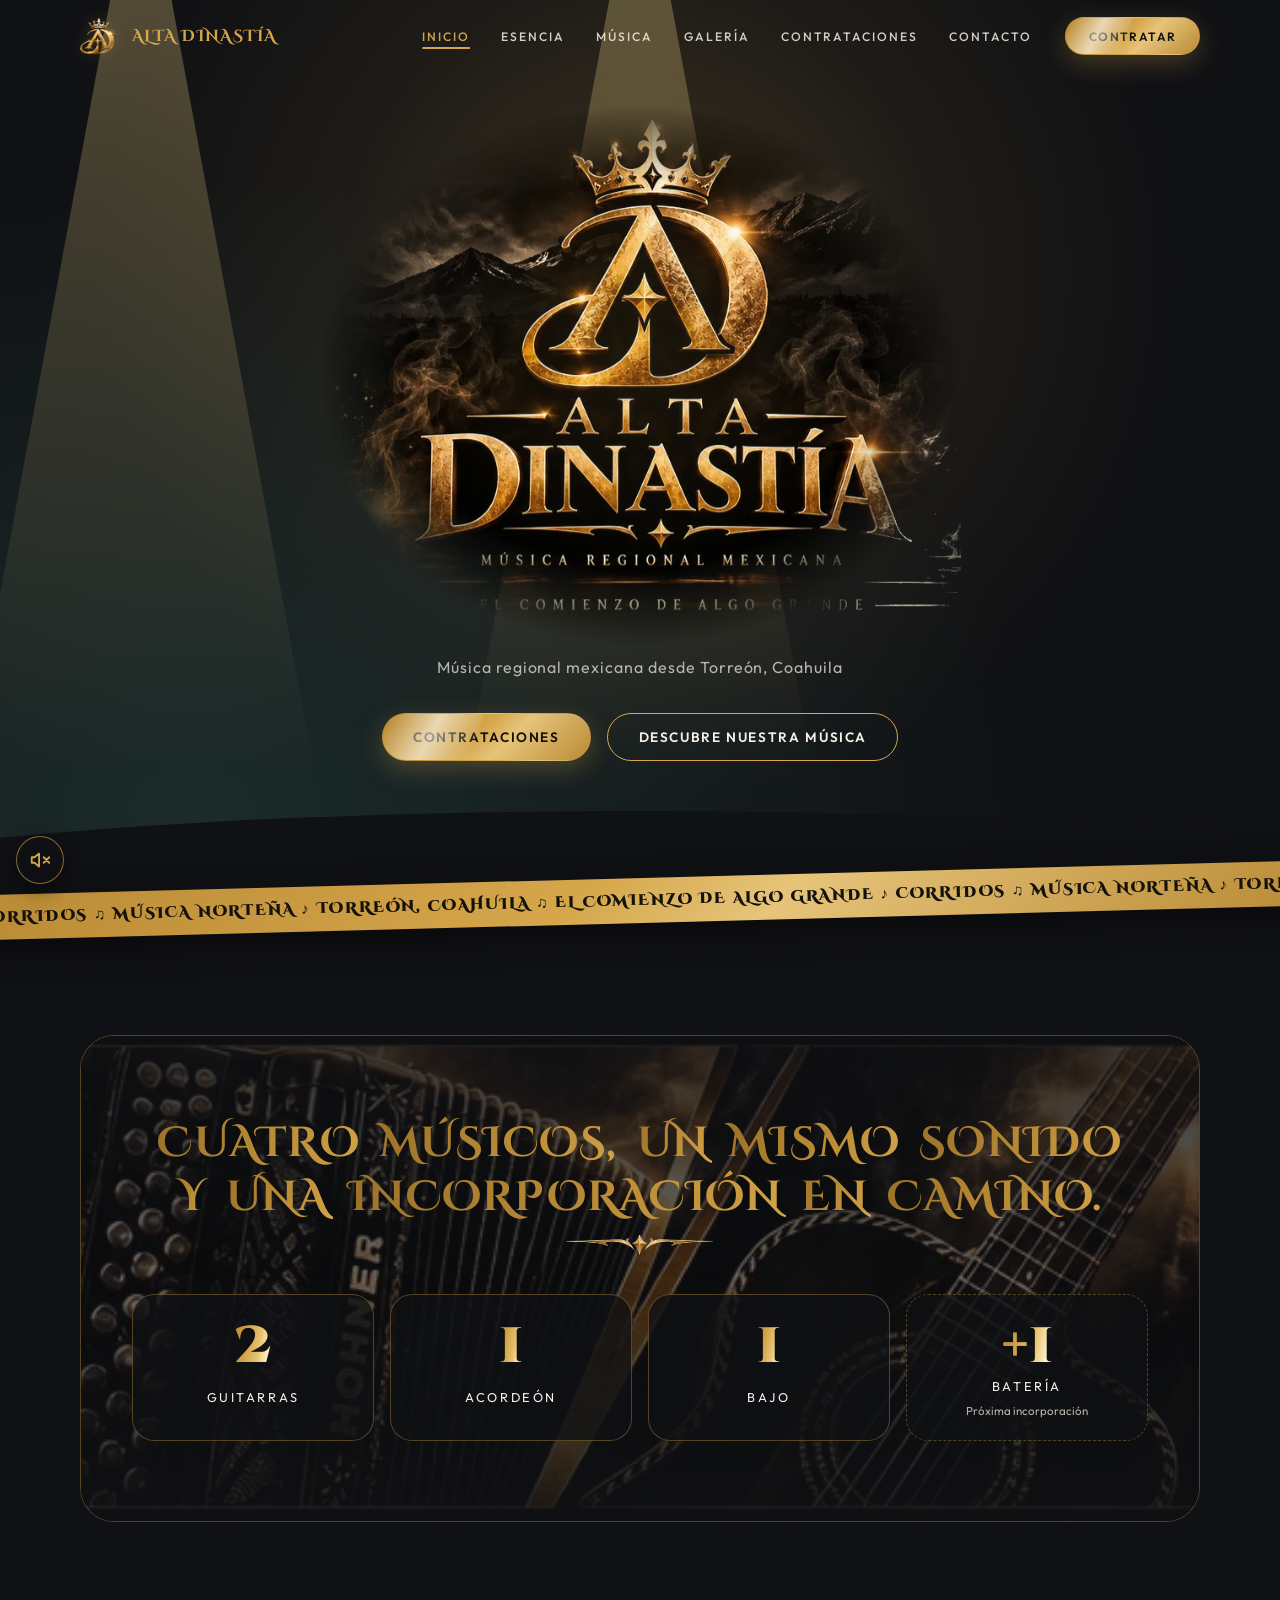
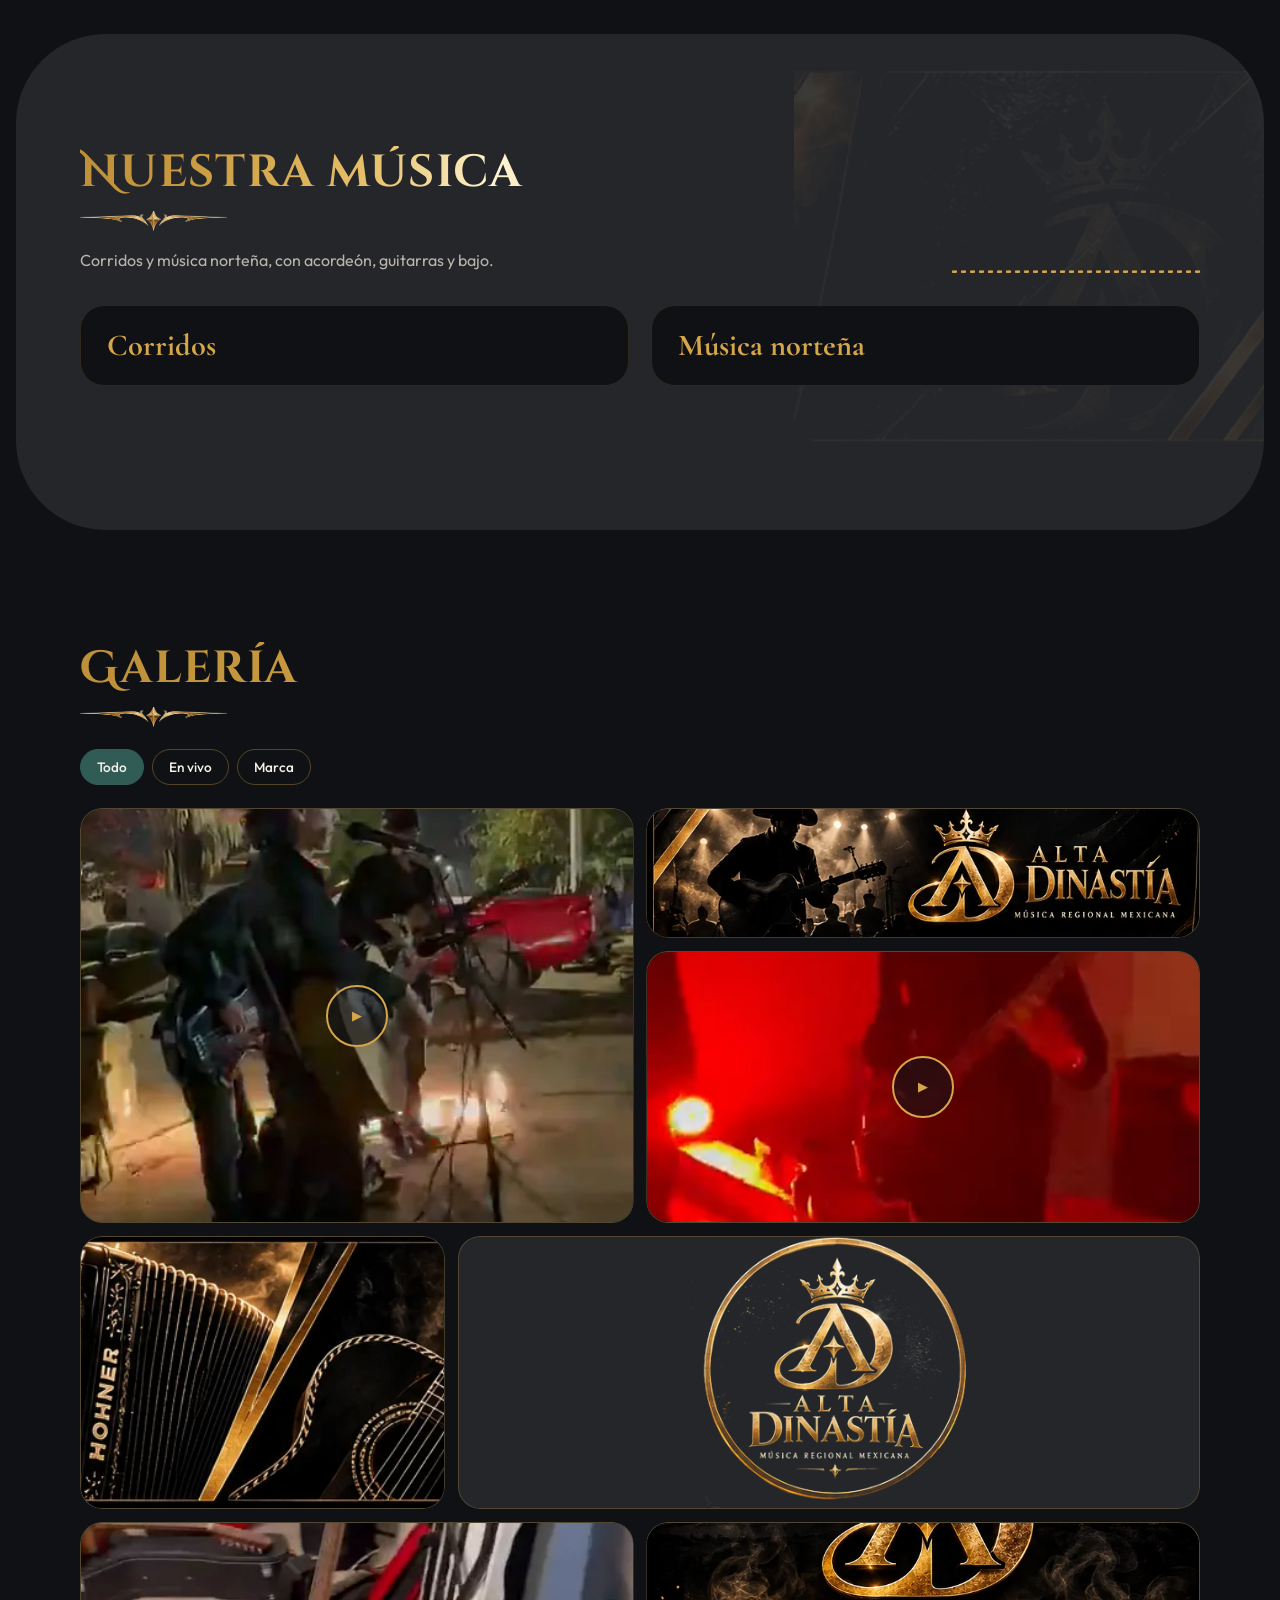
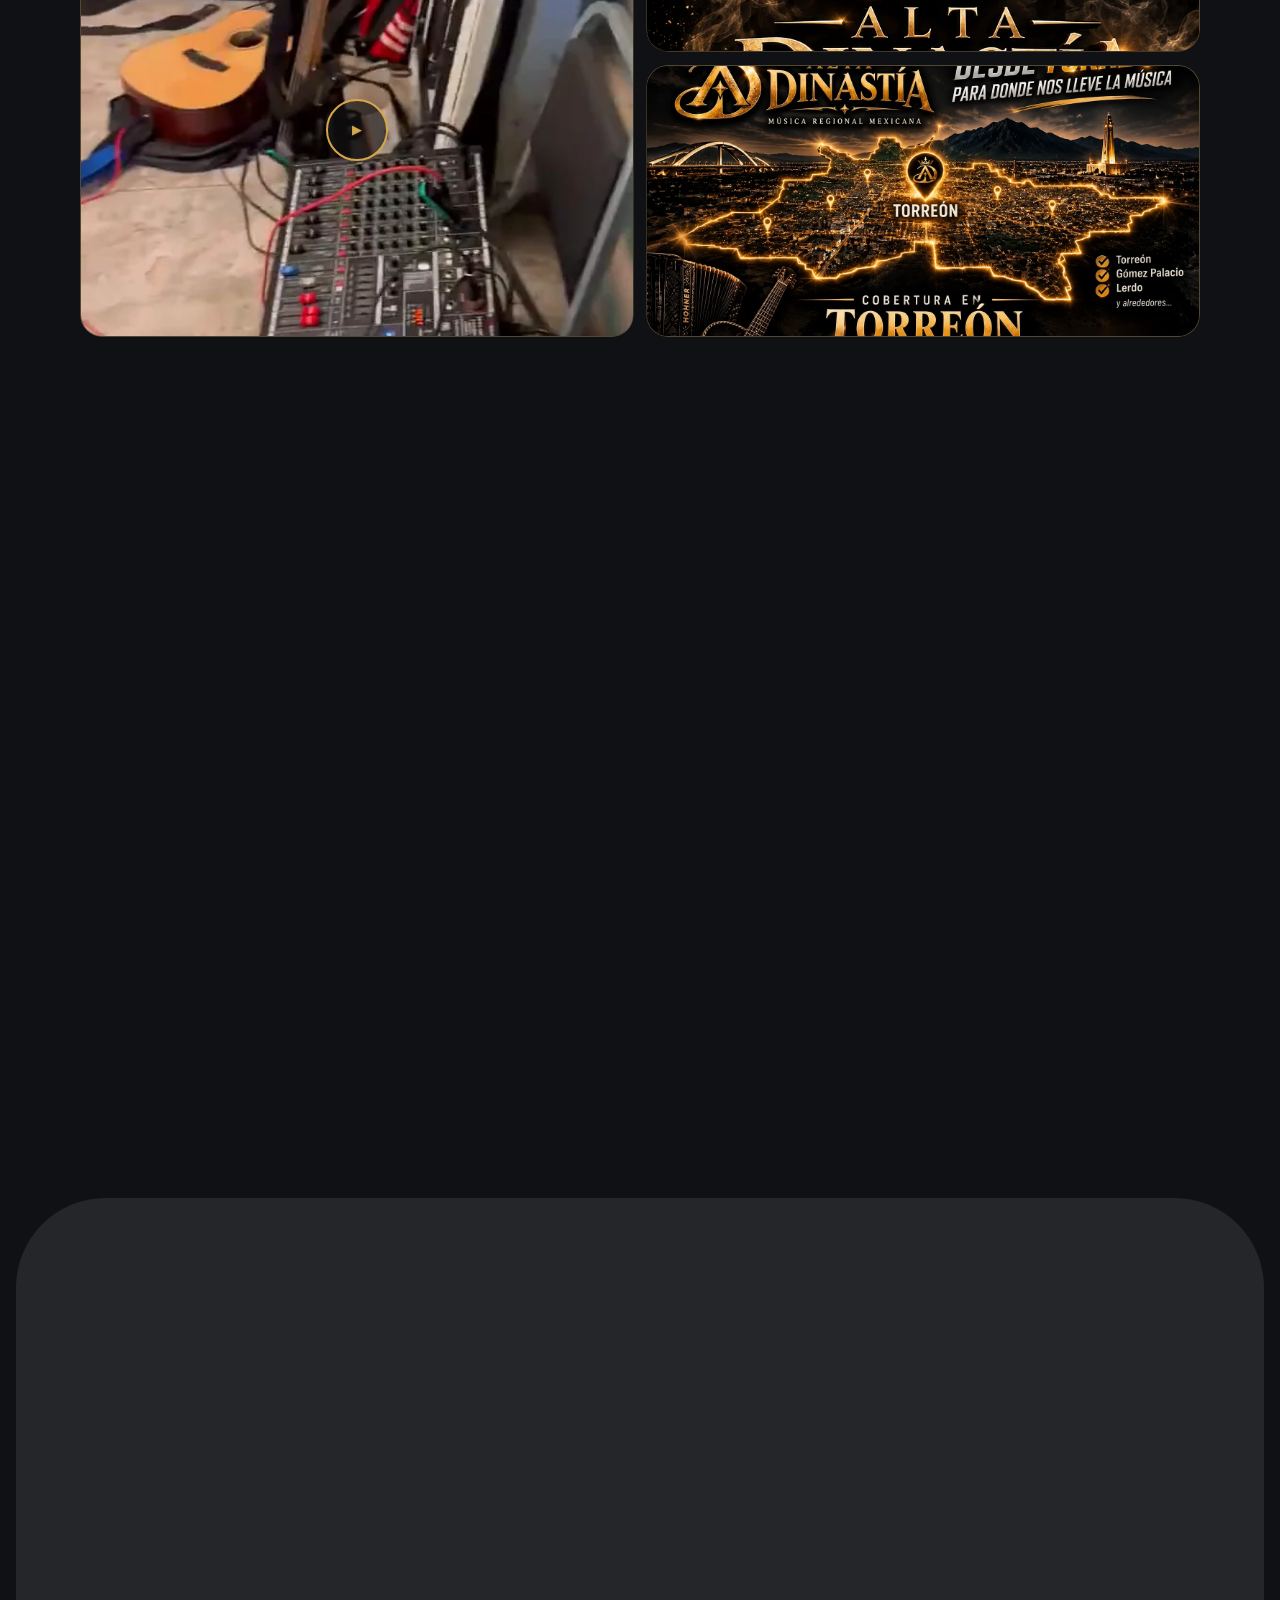
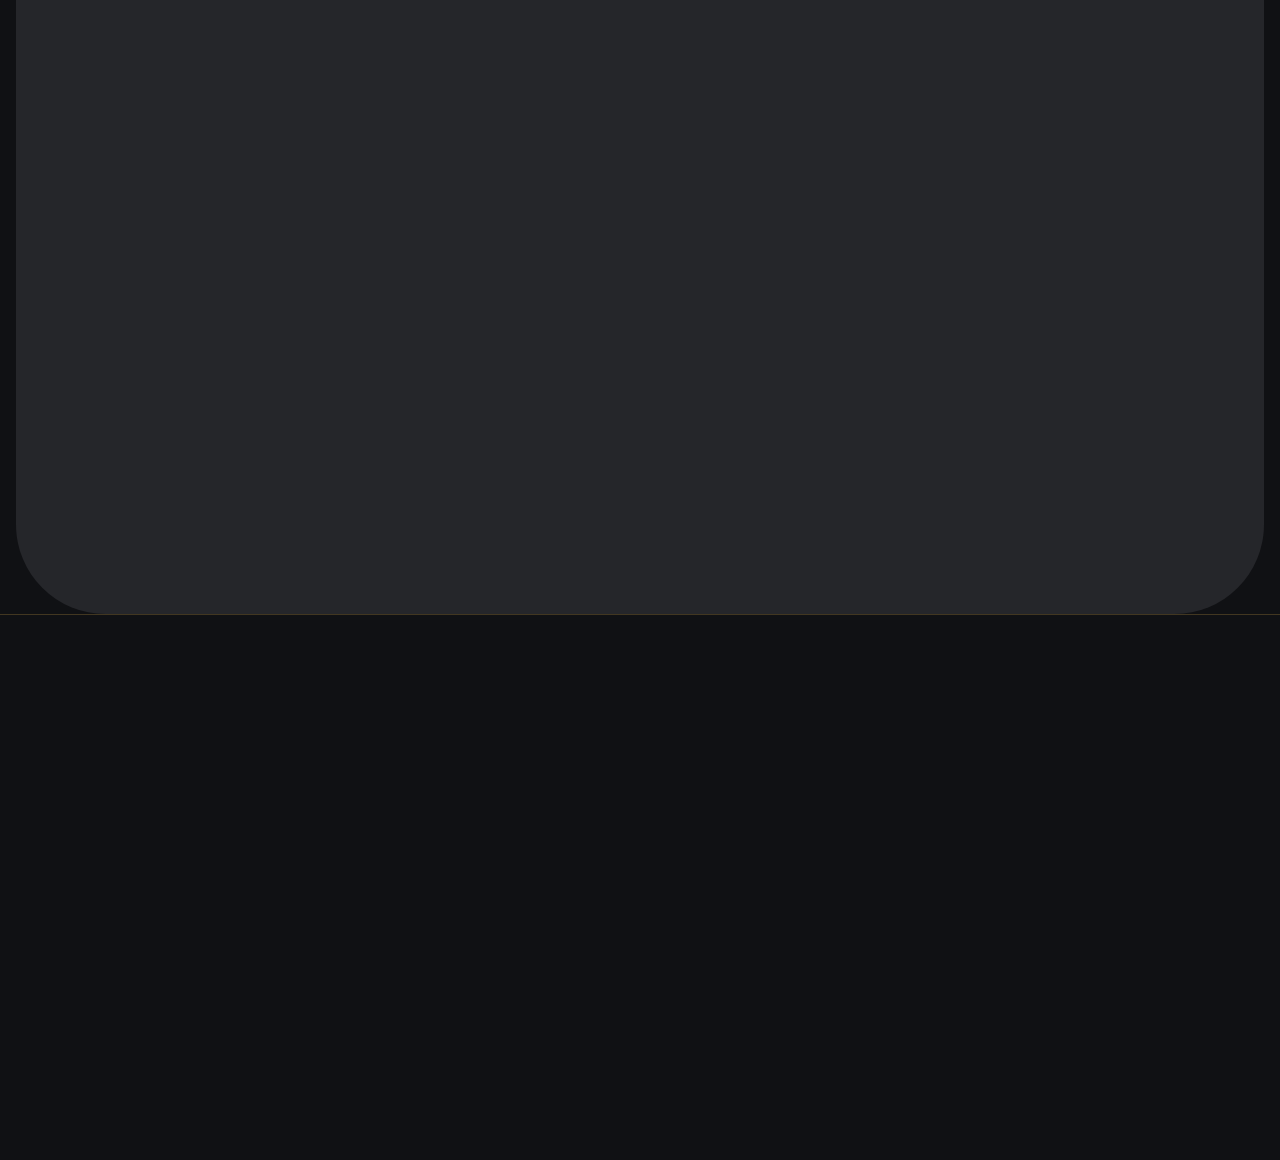
<file: index.html>
<!DOCTYPE html>
<html lang="es-MX">
<head>
<meta charset="utf-8">
<meta name="viewport" content="width=device-width, initial-scale=1, viewport-fit=cover">
<title>ALTA DINASTÍA</title>
<meta name="description" content="ALTA DINASTÍA, agrupación independiente de música regional mexicana de Torreón, Coahuila. Corridos y música norteña para bodas, cumpleaños y eventos en La Laguna. Solicita tu cotización por WhatsApp.">
<meta name="keywords" content="ALTA DINASTÍA, grupo norteño en Torreón, grupo musical Torreón Coahuila, contratación música regional mexicana, grupo para eventos Torreón, música en vivo La Laguna, corridos y norteñas Torreón">
<meta property="og:title" content="ALTA DINASTÍA — El comienzo de algo grande">
<meta property="og:description" content="Música regional mexicana desde Torreón, Coahuila.">
<meta property="og:type" content="website">
<meta name="theme-color" content="#101114">
<link rel="icon" type="image/png" href="img/favicon.png">
<link rel="preconnect" href="https://fonts.googleapis.com">
<link rel="preconnect" href="https://fonts.gstatic.com" crossorigin>
<link rel="preload" as="image" href="img/hero.webp" fetchpriority="high">
<link rel="preload" as="style" href="https://fonts.googleapis.com/css2?family=Cinzel+Decorative:wght@700;900&family=Cinzel:wght@500;600&family=Cormorant+Garamond:ital,wght@0,500;0,700;1,500&family=Outfit:wght@400;500;600&display=swap" onload="this.onload=null;this.rel='stylesheet'">
<noscript><link rel="stylesheet" href="https://fonts.googleapis.com/css2?family=Cinzel+Decorative:wght@700;900&family=Cinzel:wght@500;600&family=Cormorant+Garamond:ital,wght@0,500;0,700;1,500&family=Outfit:wght@400;500;600&display=swap"></noscript>
<script type="application/ld+json">
{"@context":"https://schema.org","@type":"MusicGroup","name":"ALTA DINASTÍA","description":"Agrupación independiente de música regional mexicana: corridos y música norteña.","genre":["Corridos","Música norteña"],"address":{"@type":"PostalAddress","addressLocality":"Torreón","addressRegion":"Coahuila","addressCountry":"MX"},"areaServed":"Torreón, Coahuila","sameAs":["https://www.instagram.com/erik_dxc_official/"],"telephone":"+52 871 797 2928"}
</script>
<link rel="stylesheet" href="style.css">
<script src="js/perf.js"></script>
</head>
<body>
<svg width="0" height="0" style="position:absolute" aria-hidden="true"><symbol id="crown" viewBox="0 0 64 64"><path d="M10 22l11 9 11-15 11 15 11-9-4 16H14z" fill="#D5A64A"/><path d="M20 58l12-26 12 26M25 49h14" fill="none" stroke="#D5A64A" stroke-width="5" stroke-linejoin="round"/></symbol></svg>

<header id="top"><div class="scrim" id="scrim"></div><div class="progress" id="prog"></div><div class="wrap nav">
<a href="#inicio" class="brand" aria-label="ALTA DINASTÍA, inicio"><span class="bimg" aria-hidden="true"></span><span class="bname">ALTA DINASTÍA</span></a>
<nav id="menu" aria-label="Principal"><ul>
<li><a href="#inicio">INICIO</a></li><li><a href="#esencia">ESENCIA</a></li><li><a href="#musica">MÚSICA</a></li><li><a href="#galeria">GALERÍA</a></li><li><a href="#contratar">CONTRATACIONES</a></li><li><a href="#contacto">CONTACTO</a></li>
</ul>
<div class="mfoot"><a class="btn gold" href="https://wa.me/528713596173?text=Hola%2C%20me%20interesa%20contratar%20a%20ALTA%20DINAST%C3%8DA%20para%20un%20evento.%20Me%20gustar%C3%ADa%20conocer%20su%20disponibilidad%2C%20servicios%20y%20cotizaci%C3%B3n." data-wa="Hola, me interesa contratar a ALTA DINASTÍA para un evento. Me gustaría conocer su disponibilidad, servicios y cotización." target="_blank" rel="noopener">CONSULTAR POR WHATSAPP</a><div class="soc"><a href="https://www.instagram.com/erik_dxc_official/" target="_blank" rel="noopener" aria-label="Instagram" class="ig"></a><a href="https://wa.me/528713596173?text=Hola%2C%20me%20interesa%20contratar%20a%20ALTA%20DINAST%C3%8DA%20para%20un%20evento.%20Me%20gustar%C3%ADa%20conocer%20su%20disponibilidad%2C%20servicios%20y%20cotizaci%C3%B3n." data-wa="Hola, me interesa contratar a ALTA DINASTÍA para un evento. Me gustaría conocer su disponibilidad, servicios y cotización." target="_blank" rel="noopener" aria-label="WhatsApp" class="wai2"></a></div></div></nav>
<a class="btn gold navcta" href="#contratar">CONTRATAR</a>
<button id="burger" aria-label="Abrir menú" aria-expanded="false" aria-controls="menu"><span></span><span></span><span></span></button>
</div></header>

<main>
<section id="inicio"><div class="beams" aria-hidden="true"><i></i><i></i><i></i></div><div class="notes" id="notes" aria-hidden="true"></div>
<div class="wrap">
<div class="art"><div class="art-img" role="img" aria-label="Logotipo de ALTA DINASTÍA: corona dorada y monograma AD sobre montañas con humo"></div><div class="sheen" aria-hidden="true"></div><div class="tws" id="tws" aria-hidden="true"></div></div>
<h1 class="sr">ALTA DINASTÍA</h1>
<p class="sub">Música regional mexicana desde Torreón, Coahuila</p>
<div class="cta"><a class="btn gold" href="#contratar">CONTRATACIONES</a><a class="btn" href="#musica">DESCUBRE NUESTRA MÚSICA</a></div>
</div></section>
<div class="marquee" aria-hidden="true"><div><span>♪ CORRIDOS ♫ MÚSICA NORTEÑA ♪ TORREÓN, COAHUILA ♫ EL COMIENZO DE ALGO GRANDE ♪ CORRIDOS ♫ MÚSICA NORTEÑA ♪ TORREÓN, COAHUILA ♫ EL COMIENZO DE ALGO GRANDE </span><span>♪ CORRIDOS ♫ MÚSICA NORTEÑA ♪ TORREÓN, COAHUILA ♫ EL COMIENZO DE ALGO GRANDE ♪ CORRIDOS ♫ MÚSICA NORTEÑA ♪ TORREÓN, COAHUILA ♫ EL COMIENZO DE ALGO GRANDE </span></div></div>
<section id="esencia"><div class="wrap"><div class="ess">
<h2 class="stmt">CUATRO MÚSICOS, UN MISMO SONIDO Y UNA INCORPORACIÓN EN CAMINO.</h2>
<div class="inst-row">
<article class="ins"><b>2</b><span>Guitarras</span></article>
<article class="ins"><b>1</b><span>Acordeón</span></article>
<article class="ins"><b>1</b><span>Bajo</span></article>
<article class="ins soon"><b>+1</b><span>Batería</span><em>Próxima incorporación</em></article>
</div></div></div></section>

<section id="musica"><div class="wrap">
<div class="mhead"><div><h2>Nuestra música</h2><p class="lead">Corridos y música norteña, con acordeón, guitarras y bajo.</p></div><div class="eqb" id="eq" aria-hidden="true"></div></div>
<div class="genre"><div class="card"><h3>Corridos</h3></div><div class="card"><h3>Música norteña</h3></div></div>
<div class="vids" id="vids"></div>
</div></section>

<section id="galeria"><div class="wrap">
<h2>Galería</h2>
<div class="tabs" id="tabs" role="group" aria-label="Categorías de la galería"></div>
<div class="mosaic" id="gallery"></div>
</div></section>

<section id="contratar"><div class="wrap split">
<div>
<h2>La música llega a todo Torreón.</h2>
<p class="lead">Desde Torreón, Coahuila, estamos disponibles para llevar nuestra música a tus celebraciones y eventos.</p>
<div class="events"><span>Cumpleaños</span><span>Bodas</span><span>Aniversarios</span><span>Fiestas privadas</span><span>Reuniones familiares</span><span>Celebraciones especiales</span></div>
<p class="note">Y cualquier otro evento que tengas en mente. Atendemos eventos en Torreón y puedes consultar disponibilidad para traslados a otros lugares.</p>
<p style="margin-top:1.4rem"><a class="btn gold" href="https://wa.me/528717972928?text=Hola%2C%20me%20interesa%20contratar%20a%20ALTA%20DINAST%C3%8DA%20para%20un%20evento.%20Me%20gustar%C3%ADa%20conocer%20su%20disponibilidad%2C%20servicios%20y%20cotizaci%C3%B3n." data-wa="Hola, me interesa contratar a ALTA DINASTÍA para un evento. Me gustaría conocer su disponibilidad, servicios y cotización." target="_blank" rel="noopener">CONSULTAR DISPONIBILIDAD</a></p>
</div>
<div class="cov" id="cov" role="button" tabindex="0" aria-label="Ampliar imagen de cobertura: Torreón, Gómez Palacio, Lerdo y toda la Comarca Lagunera"><div class="cov-img"></div><div class="cov-lit"></div><div class="cov-pin"><i></i><i></i><b></b></div></div>
</div></section>

<section id="contacto" style="background:var(--card)"><div class="wrap split">
<div>
<h2>Contacto</h2>
<p class="lead">Escríbenos y te respondemos con disponibilidad y cotización.</p>
<div class="cbtns">
<a class="cbtn" href="https://wa.me/528717972928?text=Hola%2C%20me%20interesa%20contratar%20a%20ALTA%20DINAST%C3%8DA%20para%20un%20evento.%20Me%20gustar%C3%ADa%20conocer%20su%20disponibilidad%2C%20servicios%20y%20cotizaci%C3%B3n." data-wa="Hola, me interesa contratar a ALTA DINASTÍA para un evento. Me gustaría conocer su disponibilidad, servicios y cotización." target="_blank" rel="noopener"><span class="ico wai2"></span><span><b>WhatsApp</b><small>871 797 2928</small></span></a>
<!-- <a class="cbtn" href="https://www.instagram.com/erik_dxc_official/" target="_blank" rel="noopener"><span class="ico ig"></span><span><b>Instagram</b><small>@erik_dxc_official</small></span></a> TEMPORALMENTE DESACTIVADO-->
</div>
<!-- INTEGRANTES: cambia USUARIO_1/2/3 (en href y en el texto) y el nombre por los reales -->
<div class="cbtns mem">
    <a class="cbtn" href="https://www.instagram.com/erik_dxc_official/" target="_blank" rel="noopener"><span class="ico ig"></span><span><b>Instagram</b><small>@erik_dxc_official</small></span></a>
    <a class="cbtn" href="https://www.instagram.com/loredouu?obrf=MTMzZ3dvdW9ibmE2dw%3D%3D" target="_blank" rel="noopener"><span class="ico ig"></span><span><b>Instagram</b><small>@loredouu</small></span></a>
    <a class="cbtn" href="https://www.instagram.com/irvin.j_gs?rpxt=dXc2cHFnbThvaHR2" target="_blank" rel="noopener"><span class="ico ig"></span><span><b>Instagram</b><small>@irvin.j_gs</small></span></a>
    <a class="cbtn" href="https://www.instagram.com/ismael_solis5?vrfl=d3pqY2lzdGUwaWhp" target="_blank" rel="noopener"><span class="ico ig"></span><span><b>Instagram</b><small>@ismael_solis5</small></span></a>
</div>
<p class="note">Torreón, Coahuila, México</p>
</div>
<form id="quote" novalidate>
<h3 style="font-size:1.7rem;color:var(--gold)">Solicitar cotización</h3>
<label>Nombre<input name="nombre" autocomplete="name" required><span class="err"></span></label>
<label>Tipo de evento<select name="tipo" required><option value="">Selecciona…</option><option>Cumpleaños</option><option>Aniversario</option><option>Fiesta privada</option><option>Reunión familiar</option><option>Celebración especial</option><option>Evento social</option><option>Otro</option></select><span class="err"></span></label>
<div class="row">
<label>Fecha del evento<input type="date" name="fecha" required><span class="err"></span></label>
<label>Horario aproximado<input name="hora" placeholder="Ej. 8:00 pm a 11:00 pm"><span class="err"></span></label>
</div>
<label>Ubicación del evento<input name="lugar" required placeholder="Ciudad y lugar"><span class="err"></span></label>
<label>Información adicional<textarea name="extra" rows="3"></textarea></label>
<button class="btn gold" type="submit">SOLICITAR COTIZACIÓN</button>
<p class="note" style="margin-top:0">Al enviar se abre WhatsApp con tu mensaje listo. No se guardan datos en ningún servidor.</p>
</form>
</div></section>

<dialog id="lb" aria-label="Visor"><button class="x" aria-label="Cerrar">×</button><button class="pv" aria-label="Anterior">‹</button><button class="nx" aria-label="Siguiente">›</button><div id="lbBody"></div><div class="lbf"><span id="lbCap"></span><div class="eqb" id="eq2" hidden aria-hidden="true"></div></div></dialog>
</main>

<footer><div class="wrap">
<div class="fcrown" aria-hidden="true"></div>
<div class="fhoriz" role="img" aria-label="ALTA DINASTÍA, música regional mexicana"></div>
<p class="slogan" style="animation:none">EL COMIENZO DE ALGO GRANDE</p>
<p class="sub">Torreón, Coahuila, México</p>
<ul><li><a href="#esencia">Esencia</a></li><li><a href="#musica">Música</a></li><li><a href="#galeria">Galería</a></li><li><a href="#contratar">Contrataciones</a></li><li><a href="#contacto">Contacto</a></li></ul>
<div class="soc"><a href="https://www.instagram.com/erik_dxc_official/" target="_blank" rel="noopener" aria-label="Instagram de ALTA DINASTÍA" class="ig"></a><a href="https://wa.me/528717972928?text=Hola%2C%20me%20interesa%20contratar%20a%20ALTA%20DINAST%C3%8DA%20para%20un%20evento.%20Me%20gustar%C3%ADa%20conocer%20su%20disponibilidad%2C%20servicios%20y%20cotizaci%C3%B3n." data-wa="Hola, me interesa contratar a ALTA DINASTÍA para un evento. Me gustaría conocer su disponibilidad, servicios y cotización." target="_blank" rel="noopener" aria-label="WhatsApp de ALTA DINASTÍA" class="wai2"></a></div>
<p class="note">© <span id="yr"></span> ALTA DINASTÍA. Todos los derechos reservados.</p>
<p class="fin">ALTA DINASTÍA — EL COMIENZO DE ALGO GRANDE.</p>
</div></footer>
<script src="js/main.js" defer></script>
</body>
</html>
</file>
<file: style.css>
:root{--u-hero:url(img/hero.webp);--u-heromask:url([data-uri]);--u-iso:url(img/iso.webp);--u-sep1:url(img/sep1.webp);--u-sep2:url(img/sep2.webp)}

:root{--bg:#101114;--gold:#D5A64A;--ivory:#F4F0E8;--teal:#315C55;--card:#25262A;--muted:#b9b5ab;--serif:'Cormorant Garamond',Georgia,'Times New Roman',serif;--sans:'Outfit',system-ui,-apple-system,'Segoe UI',sans-serif;--gold-grad:linear-gradient(135deg,#b98a35,#D5A64A 45%,#e6c47a 60%,#b98a35)}
*{box-sizing:border-box;margin:0}
html{scroll-behavior:smooth;scroll-padding-top:72px;-webkit-text-size-adjust:100%}
body{background:var(--bg);color:var(--ivory);font:400 1rem/1.65 var(--sans);overflow-x:hidden;padding-top:env(safe-area-inset-top,0px)}
img,video{max-width:100%;display:block}
a{color:inherit;text-decoration:none}
:focus-visible{outline:2px solid var(--gold);outline-offset:3px}
h1,h2,h3{font-family:var(--serif);font-weight:700;line-height:1.1}
h2{font-size:clamp(2rem,5vw,3.4rem);color:var(--gold);margin-bottom:1rem}
.wrap{width:min(1120px,92%);margin-inline:auto}
section{padding:clamp(4rem,9vw,7rem) 0}
.lead{color:var(--muted);max-width:60ch}
.btn{display:inline-block;padding:.85rem 1.6rem;border:1px solid var(--gold);font:600 .85rem var(--sans);letter-spacing:.12em;cursor:pointer;transition:.25s;background:none;color:var(--ivory)}
.btn.gold{background:var(--gold-grad);color:#14110a;border-color:transparent}
.btn:hover{transform:translateY(-2px);background-color:var(--teal);border-color:var(--teal)}
.btn.gold:hover{filter:brightness(1.08);background-color:transparent}
header{position:fixed;inset:0 0 auto;z-index:50;padding-top:env(safe-area-inset-top,0px);background:rgba(16,17,20,.88);backdrop-filter:blur(8px);border-bottom:1px solid rgba(213,166,74,.2)}
.nav{display:flex;align-items:center;justify-content:space-between;height:64px}
.brand{display:flex;align-items:center;gap:.6rem;font:700 1.15rem var(--serif);letter-spacing:.08em;color:var(--gold)}
.brand svg{width:34px;height:34px}
nav ul{display:flex;gap:1.6rem;list-style:none;padding:0}
nav a{font-size:.8rem;letter-spacing:.14em;padding:.4rem 0;border-bottom:2px solid transparent;transition:.2s}
nav a:hover,nav a.on{color:var(--gold);border-color:var(--gold)}
#burger{display:none;background:none;border:0;color:var(--gold);font-size:1.7rem;cursor:pointer}
#inicio{min-height:100svh;display:grid;align-items:center;text-align:center;position:relative;padding-top:90px;background:radial-gradient(ellipse at 50% 30%,rgba(213,166,74,.16),transparent 60%),radial-gradient(ellipse at 15% 90%,rgba(49,92,85,.35),transparent 55%),var(--bg)}
#inicio .logo{width:clamp(110px,18vw,170px);margin:0 auto 1.2rem;animation:rise 1.2s ease both}
#inicio h1{font-size:clamp(2.8rem,10vw,6.5rem);letter-spacing:.06em;background:var(--gold-grad);-webkit-background-clip:text;background-clip:text;color:transparent;animation:rise 1.2s .15s ease both}
.slogan{font:italic 500 clamp(1.2rem,3vw,1.9rem) var(--serif);margin:.8rem 0 .4rem;animation:rise 1.2s .3s ease both}
.sub{color:var(--muted);animation:rise 1.2s .4s ease both}
.cta{display:flex;gap:1rem;justify-content:center;flex-wrap:wrap;margin-top:2rem;animation:rise 1.2s .55s ease both}
@keyframes rise{from{opacity:0;transform:translateY(24px)}to{opacity:1;transform:none}}
.split{display:grid;grid-template-columns:1.1fr .9fr;gap:3rem;align-items:center}
@media(max-width:820px){.split{grid-template-columns:1fr}}
.about p{margin-bottom:1rem;color:#dcd8cf}
blockquote{font:italic 500 clamp(1.5rem,3.4vw,2.2rem)/1.25 var(--serif);color:var(--gold);border-left:3px solid var(--gold);padding-left:1.2rem;margin-top:1.8rem}
.ph{position:relative;aspect-ratio:4/5;background:linear-gradient(160deg,#2c2d32,#1a1b1f);border:1px solid rgba(213,166,74,.25);display:grid;place-items:center;text-align:center;color:var(--muted);font-size:.85rem;padding:1rem;overflow:hidden}
.ph img{position:absolute;inset:0;width:100%;height:100%;object-fit:cover}
.ph svg{width:46px;opacity:.5;margin:0 auto .5rem}
.cards{display:grid;grid-template-columns:repeat(auto-fit,minmax(230px,1fr));gap:1.4rem;margin-top:2.2rem}
.card{background:var(--card);border:1px solid rgba(213,166,74,.15);transition:.3s;overflow:hidden}
.card:hover{border-color:var(--gold);transform:translateY(-4px)}
.card .body{padding:1.1rem 1.2rem 1.4rem}
.card h3{font-size:1.5rem}
.tag{color:var(--gold);font-size:.85rem;margin:.2rem 0 .5rem}
.card p{color:var(--muted);font-size:.92rem}
#musica,#presentaciones{background:var(--card)}
.genre{display:grid;grid-template-columns:1fr 1fr;gap:1.4rem;margin:2rem 0}
@media(max-width:700px){.genre{grid-template-columns:1fr}}
.genre .card{background:var(--bg);padding:1.6rem}
.genre h3{font-size:1.9rem;color:var(--gold)}
.tabs{display:flex;flex-wrap:wrap;gap:.5rem;margin:1.4rem 0}
.tabs button{background:none;border:1px solid rgba(213,166,74,.35);color:var(--ivory);padding:.5rem 1rem;font:500 .85rem var(--sans);cursor:pointer;transition:.2s}
.tabs button[aria-pressed=true]{background:var(--teal);border-color:var(--teal)}
.grid{display:grid;grid-template-columns:repeat(auto-fill,minmax(250px,1fr));gap:1rem}
dialog{border:1px solid var(--gold);background:#000;color:var(--ivory);padding:0;max-width:min(94vw,960px);width:100%}
dialog::backdrop{background:rgba(0,0,0,.85)}
dialog .x{position:absolute;top:.5rem;right:.7rem;z-index:2;background:rgba(0,0,0,.6);color:var(--ivory);border:1px solid var(--gold);width:40px;height:40px;font-size:1.3rem;cursor:pointer}
#lbBody{display:grid;place-items:center;min-height:200px}
#lbBody iframe{width:100%;aspect-ratio:16/9;border:0}
#lbBody img,#lbBody video{max-height:85vh;width:auto;margin:auto}
.events{display:grid;grid-template-columns:repeat(auto-fit,minmax(170px,1fr));gap:.8rem;margin:1.6rem 0}
.events span{border:1px solid rgba(213,166,74,.3);padding:.9rem 1rem;font:600 1.15rem var(--serif);text-align:center}
.note{font-size:.9rem;color:var(--muted);margin-top:1rem}
details{border-bottom:1px solid rgba(213,166,74,.25);padding:1.1rem 0}
summary{cursor:pointer;font:600 1.3rem var(--serif);list-style:none;display:flex;justify-content:space-between;gap:1rem}
summary::-webkit-details-marker{display:none}
summary::after{content:'+';color:var(--gold);font-size:1.5rem;line-height:1}
details[open] summary::after{content:'–'}
details p{margin-top:.7rem;color:var(--muted);max-width:70ch}
form{background:var(--card);border:1px solid rgba(213,166,74,.2);padding:1.6rem;display:grid;gap:1rem}
label{display:grid;gap:.35rem;font-size:.88rem;color:var(--muted)}
input,select,textarea{font:inherit;background:var(--bg);color:var(--ivory);border:1px solid rgba(244,240,232,.2);padding:.7rem .8rem;width:100%}
input[aria-invalid=true],select[aria-invalid=true]{border-color:#e07a5f}
.err{color:#f0a08a;font-size:.8rem;min-height:1em}
.row{display:grid;grid-template-columns:1fr 1fr;gap:1rem}
@media(max-width:560px){.row{grid-template-columns:1fr}}
.links{display:flex;flex-wrap:wrap;gap:.8rem;margin:1.2rem 0}
footer{border-top:1px solid rgba(213,166,74,.25);padding:3rem 0 2rem;text-align:center}
footer .logo{width:64px;margin:0 auto .6rem}
footer ul{list-style:none;padding:0;display:flex;gap:1.4rem;justify-content:center;flex-wrap:wrap;margin:1.2rem 0;font-size:.85rem;color:var(--muted)}
.fin{font:italic 500 1.2rem var(--serif);color:var(--gold);margin-top:1.4rem}
#wa{position:fixed;right:max(1rem,env(safe-area-inset-right));bottom:max(1rem,env(safe-area-inset-bottom));z-index:60;width:58px;height:58px;border-radius:50%;background:#1f8f4d;display:grid;place-items:center;box-shadow:0 6px 18px rgba(0,0,0,.5);transition:.2s}
#wa:hover{transform:scale(1.07)}
#wa svg{width:30px;fill:#fff}
@media(prefers-reduced-motion:reduce){*{animation:none!important;transition:none!important;scroll-behavior:auto!important}}
:root{--display:'Cinzel Decorative','Cormorant Garamond',Georgia,serif;--script:'Pinyon Script','Cormorant Garamond',cursive}
h1,h2,.brand{font-family:var(--display)}
.brand{font-size:1rem}
h2{font-size:clamp(1.7rem,4.2vw,2.8rem);letter-spacing:.03em;line-height:1.2;background-image:linear-gradient(100deg,#a87a2a 0%,#D5A64A 35%,#fff0c0 50%,#D5A64A 65%,#a87a2a 100%);background-size:250% auto;-webkit-background-clip:text;background-clip:text;color:transparent;animation:shine 7s linear infinite}
#inicio h1{font-size:clamp(2.1rem,8.5vw,5.4rem);line-height:1.15;background-image:linear-gradient(100deg,#a87a2a 0%,#D5A64A 30%,#fff3c8 50%,#D5A64A 70%,#a87a2a 100%);background-size:250% auto;animation:rise 1.2s .15s ease both,shine 6s linear infinite 1.4s}
@keyframes shine{to{background-position:-250% center}}
.slogan,.fin{font-family:var(--script);font-style:normal;font-weight:400;color:var(--gold);font-size:clamp(1.9rem,5.5vw,3.2rem);letter-spacing:.02em;text-shadow:0 0 24px rgba(213,166,74,.35)}
.fin{font-size:clamp(1.4rem,3.5vw,2rem)}
blockquote{font-family:var(--script);font-style:normal;font-weight:400;font-size:clamp(1.8rem,4vw,2.6rem);border-left:0;padding:1.2rem 1.4rem;background:rgba(213,166,74,.07);border-radius:24px;border:1px solid rgba(213,166,74,.25)}
header{border-radius:0 0 28px 28px}
.btn{border-radius:999px;padding:.9rem 1.9rem}
.card,.item,.map,form,.events span,.empty,.tabs button{border-radius:24px}
.ph,dialog{border-radius:24px}
input,select,textarea{border-radius:14px}
#musica,#presentaciones,#contacto,#contratar{border-radius:clamp(32px,7vw,90px);margin-inline:clamp(.4rem,1.5vw,1rem)}
#inicio{overflow:hidden}
#inicio::after{content:"";position:absolute;inset:auto 0 -1px;height:90px;background:var(--bg);clip-path:ellipse(70% 100% at 50% 100%);z-index:3}
#inicio .wrap{position:relative;z-index:2}
.beams{position:absolute;inset:0;pointer-events:none;mix-blend-mode:screen}
.beams i{position:absolute;top:-8%;width:34vmax;height:120%;background:linear-gradient(180deg,rgba(255,224,140,.3),transparent 78%);clip-path:polygon(46% 0,54% 0,100% 100%,0 100%);transform-origin:50% 0;animation:sway 9s ease-in-out infinite alternate}
.beams i:nth-child(1){left:-6%;animation-duration:11s}
.beams i:nth-child(2){left:33%;animation-duration:8s;animation-delay:-3s}
.beams i:nth-child(3){right:-6%;animation-duration:10s;animation-delay:-6s}
@keyframes sway{from{transform:rotate(-16deg)}to{transform:rotate(16deg)}}
.notes{position:absolute;inset:0;pointer-events:none;overflow:hidden}
.notes span{position:absolute;bottom:-50px;color:rgba(230,196,122,.6);text-shadow:0 0 12px rgba(213,166,74,.6);animation:floatup linear infinite}
@keyframes floatup{0%{transform:translateY(0) rotate(-10deg);opacity:0}15%{opacity:.9}100%{transform:translateY(-115vh) rotate(25deg);opacity:0}}
#inicio .logo{filter:drop-shadow(0 0 28px rgba(213,166,74,.65));animation:rise 1.2s ease both,glow 4s ease-in-out infinite 1.2s}
@keyframes glow{50%{filter:drop-shadow(0 0 46px rgba(240,205,120,.95))}}
body::after{content:"";position:fixed;inset:0;pointer-events:none;z-index:40;background:radial-gradient(520px circle at var(--mx,50%) var(--my,30%),rgba(213,166,74,.08),transparent 60%)}
.marquee{overflow:hidden;white-space:nowrap;background:var(--gold-grad);color:#14110a;padding:.75rem 0;transform:rotate(-1.5deg);margin:-1.4rem -3% 0;position:relative;z-index:4;font:900 .95rem var(--display);letter-spacing:.12em;box-shadow:0 10px 30px rgba(0,0,0,.5)}
.marquee div{display:inline-block;animation:mq 30s linear infinite}
@keyframes mq{to{transform:translateX(-50%)}}
@keyframes spin{to{transform:rotate(360deg)}}
@keyframes eq{from{transform:scaleY(.15)}to{transform:scaleY(1)}}
@keyframes bob{50%{transform:translateY(-8px) rotate(-4deg)}}
.card:hover{box-shadow:0 14px 40px rgba(213,166,74,.2)}
.btn.gold{position:relative;overflow:hidden;box-shadow:0 8px 26px rgba(213,166,74,.28)}
.btn.gold::after{content:"";position:absolute;top:0;left:-80%;width:45%;height:100%;background:linear-gradient(100deg,transparent,rgba(255,255,255,.6),transparent);transform:skewX(-20deg);animation:sweep 3.6s ease-in-out infinite}
@keyframes sweep{60%,100%{left:150%}}
#contratar{background:linear-gradient(135deg,#101114,#1c332e,#101114)!important;background-size:200% 200%!important;animation:drift 14s ease-in-out infinite alternate}
@keyframes drift{to{background-position:100% 100%}}
.rv{opacity:0;transform:translateY(34px) scale(.97);transition:opacity .9s cubic-bezier(.2,.7,.2,1),transform .9s cubic-bezier(.2,.7,.2,1)}
.rv.in{opacity:1;transform:none}
#wa{background:none;box-shadow:none;width:64px;height:64px}
#wa .wai{width:100%;height:100%;filter:drop-shadow(0 6px 12px rgba(0,0,0,.55))}
#wa .old{display:none}
#wa::before{content:"";position:absolute;inset:0;border-radius:50%;border:2px solid #25D366;animation:ping 2.2s ease-out infinite}
@keyframes ping{to{transform:scale(1.7);opacity:0}}
:root{--gold-text:linear-gradient(100deg,#9c7228 0%,#c99a3f 28%,#e6c06a 41%,#fff5d2 50%,#e6c06a 59%,#c99a3f 72%,#9c7228 100%)}
.slogan,.fin{font-family:'Cinzel','Cormorant Garamond',serif;font-style:normal;font-weight:500;letter-spacing:.3em;font-size:clamp(.78rem,2vw,1rem);text-shadow:none}
.fin{letter-spacing:.2em;font-size:clamp(.8rem,2vw,1rem)}
blockquote{font-family:'Cormorant Garamond',Georgia,serif;font-style:normal;font-weight:600;font-size:clamp(1.5rem,3.2vw,2.1rem);line-height:1.3}
h2,#inicio h1{background-image:var(--gold-text);background-size:320% 100%;background-position:100% 0;animation:goldpass 10s cubic-bezier(.45,0,.25,1) infinite}
@keyframes goldpass{0%,30%{background-position:100% 0}75%,100%{background-position:0% 0}}
h2::after{content:"";display:block;height:20px;width:min(240px,60%);margin-top:.7rem;background:var(--u-sep2) left center/contain no-repeat;-webkit-text-fill-color:initial}
.brand{gap:.5rem}.bimg{width:44px;height:40px;background:var(--u-iso) center/contain no-repeat;filter:drop-shadow(0 0 8px rgba(213,166,74,.4))}
#inicio h1.sr{position:absolute!important;width:1px;height:1px;overflow:hidden;clip:rect(0 0 0 0);white-space:nowrap;background:none;color:inherit;animation:none}
.art{position:relative;width:min(94vw,calc(60svh*1.1875),720px);aspect-ratio:760/640;margin:0 auto .6rem;animation:rise 1.4s ease both}
.art-img,.sheen,.art .tws{position:absolute;inset:0}
.art-img{background:var(--u-hero) center/100% 100% no-repeat;-webkit-mask:radial-gradient(ellipse 68% 66% at 50% 50%,#000 58%,transparent 100%);mask:radial-gradient(ellipse 68% 66% at 50% 50%,#000 58%,transparent 100%)}
.sheen{pointer-events:none;mix-blend-mode:screen;background:linear-gradient(105deg,transparent 44%,rgba(255,246,214,.85) 50%,transparent 56%);background-size:200% 100%;background-position:115% 0;animation:pass 8s cubic-bezier(.45,0,.25,1) infinite 2s}
.art .sheen{-webkit-mask:var(--u-heromask) center/100% 100% no-repeat;mask:var(--u-heromask) center/100% 100% no-repeat}
@keyframes pass{0%,35%{background-position:115% 0}80%,100%{background-position:-15% 0}}
.tws i{position:absolute;width:20px;height:20px;margin:-10px;background:linear-gradient(90deg,transparent 42%,#fff 50%,transparent 58%),linear-gradient(0deg,transparent 42%,#fff 50%,transparent 58%);filter:drop-shadow(0 0 6px #f3d58a);opacity:0;animation:tw 4s ease-in-out infinite}
@keyframes tw{0%,100%{opacity:0;transform:scale(.3) rotate(0)}50%{opacity:1;transform:scale(1) rotate(45deg)}}
#inicio{padding-top:78px}#inicio .sub{letter-spacing:.06em}
#musica{position:relative;overflow:hidden}
#musica::before{content:"";position:absolute;right:-4%;top:6%;width:min(520px,70%);aspect-ratio:296/220;background:var(--u-mono) center/contain no-repeat;opacity:.1;pointer-events:none}
#musica .wrap{position:relative}
.fcrown{width:64px;height:38px;margin:-3.3rem auto 1rem;background:var(--u-crown) center/contain no-repeat;filter:drop-shadow(0 0 10px rgba(213,166,74,.5))}
.fhoriz{width:min(300px,80%);aspect-ratio:476/290;margin:0 auto .6rem;background:var(--u-horiz) center/contain no-repeat}
footer{position:relative;padding-top:4rem}
.soc{display:flex;gap:1rem;justify-content:center;margin:.4rem 0 1rem}
.soc a{width:52px;height:52px;transition:.3s;filter:drop-shadow(0 0 8px rgba(213,166,74,.3))}.soc a:hover{transform:translateY(-3px) scale(1.08)}
.soc .ig{background:var(--u-ig) center/contain no-repeat}.soc .wai2{background:var(--u-wa) center/contain no-repeat}
header{background:none;border:0;border-radius:0;backdrop-filter:none;transition:box-shadow .35s}
header::before{content:"";position:absolute;inset:0;background:rgba(16,17,20,.9);backdrop-filter:blur(14px) saturate(1.2);-webkit-backdrop-filter:blur(14px) saturate(1.2);opacity:0;transition:opacity .35s;z-index:-1}
header::after{content:"";position:absolute;left:0;right:0;bottom:0;height:1px;background:linear-gradient(90deg,transparent,rgba(213,166,74,.6),transparent);opacity:0;transition:opacity .35s}
header.scrolled::before,header.scrolled::after{opacity:1}
header.scrolled{box-shadow:0 10px 30px rgba(0,0,0,.45)}
.progress{position:absolute;left:0;bottom:0;height:2px;width:100%;background:var(--gold-grad);transform-origin:0 50%;transform:scaleX(0);z-index:2}
.nav{height:72px;gap:1.2rem}
.bname{white-space:nowrap}
#menu{margin-left:auto}
#menu ul{display:flex;align-items:center;gap:.15rem;list-style:none;padding:0}
#menu a{position:relative;display:block;padding:.6rem .9rem;font:500 .76rem var(--sans);letter-spacing:.16em;color:rgba(244,240,232,.85);border:0;border-radius:999px;transition:color .25s,background .25s}
#menu ul a::after{content:"";position:absolute;left:50%;bottom:.28rem;width:0;height:2px;background:var(--gold);border-radius:2px;transform:translateX(-50%);transition:width .3s}
#menu ul a:hover{color:var(--gold);background:rgba(213,166,74,.08)}
#menu ul a.on{color:var(--gold)}
#menu ul a:hover::after,#menu ul a.on::after{width:calc(100% - 1.8rem)}
.navcta{padding:.65rem 1.4rem;font-size:.75rem;white-space:nowrap}
.mfoot{display:none}
#burger{display:none;position:relative;width:46px;height:46px;flex:none;border:1px solid rgba(213,166,74,.5);border-radius:50%;background:rgba(16,17,20,.55);cursor:pointer;z-index:70;font-size:0;padding:0}
#burger span{position:absolute;left:13px;right:13px;height:2px;background:var(--gold);border-radius:2px;transition:transform .3s,opacity .2s,top .3s}
#burger span:nth-child(1){top:16px}#burger span:nth-child(2){top:22px}#burger span:nth-child(3){top:28px}
#burger[aria-expanded=true] span:nth-child(1){top:22px;transform:rotate(45deg)}
#burger[aria-expanded=true] span:nth-child(2){opacity:0}
#burger[aria-expanded=true] span:nth-child(3){top:22px;transform:rotate(-45deg)}
.scrim{position:fixed;inset:0;background:rgba(0,0,0,.65);opacity:0;pointer-events:none;transition:opacity .3s;z-index:60}
.scrim.on{opacity:1;pointer-events:auto}
body.lock{overflow:hidden}
@media(max-width:1060px){#menu a{padding:.6rem .6rem;letter-spacing:.12em}}
@media(max-width:960px){
.navcta{display:none}
#burger{display:block;margin-left:auto}
#menu{position:fixed;top:0;right:0;bottom:0;width:min(86vw,360px);margin:0;background:linear-gradient(180deg,#17181c,#101114);border-left:1px solid rgba(213,166,74,.3);padding:calc(env(safe-area-inset-top,0px) + 92px) 1.6rem calc(env(safe-area-inset-bottom,0px) + 1.6rem);transform:translateX(105%);visibility:hidden;transition:transform .4s cubic-bezier(.3,.8,.3,1),visibility 0s .4s;z-index:65;display:flex;flex-direction:column;overflow-y:auto;max-height:none;box-shadow:-20px 0 60px rgba(0,0,0,.6)}
#menu.open{transform:none;visibility:visible;transition:transform .4s cubic-bezier(.3,.8,.3,1),visibility 0s}
#menu ul{flex-direction:column;align-items:stretch;gap:0}
#menu ul a{padding:1.05rem .4rem;border-radius:0;font:700 1.05rem var(--display);letter-spacing:.1em;border-bottom:1px solid rgba(213,166,74,.15)}
#menu ul a::after{display:none}
#menu ul a:hover{background:none}
#menu ul a.on{padding-left:1rem;border-left:3px solid var(--gold)}
.mfoot{display:flex;flex-direction:column;gap:1.2rem;margin-top:auto;padding-top:1.8rem}
.mfoot .btn{text-align:center;border-radius:999px}
.mfoot .soc{margin:0}
}
@media(max-width:560px){
.wrap{width:90%}
.cta{flex-direction:column;align-items:stretch;max-width:340px;margin-inline:auto}
.cta .btn{text-align:center}
.events{grid-template-columns:1fr 1fr}
.events span{font-size:1rem;padding:.8rem .5rem}
#wa{width:56px;height:56px}
.marquee{font-size:.8rem}
.tabs{gap:.4rem}.tabs button{padding:.45rem .8rem;font-size:.8rem}
}
@media(max-width:400px){.brand{font-size:.82rem}.bimg{width:36px;height:34px}.nav{height:66px}}
@property --a{syntax:'<angle>';inherits:false;initial-value:0deg}
@keyframes blurIn{from{opacity:0;filter:blur(10px);transform:translateY(14px)}}
.tt{opacity:0;filter:blur(12px);transform:translateY(12px);transition:opacity 1s,filter 1s,transform 1s cubic-bezier(.2,.7,.2,1)}
.tt.in{opacity:1;filter:none;transform:none}
.tabs[hidden],.pv[hidden],.nx[hidden]{display:none}
.art{animation:none}
.art-img{animation:logoIn 2s cubic-bezier(.2,.7,.2,1) both}
.art::after{content:"";position:absolute;inset:6%;background:radial-gradient(circle,rgba(240,200,110,.55),transparent 62%);mix-blend-mode:screen;pointer-events:none;opacity:0;animation:flash 2.6s .2s ease-out both}
@keyframes logoIn{from{opacity:0;filter:brightness(.25) blur(14px);transform:scale(1.08)}55%{filter:brightness(1.4) blur(0)}to{opacity:1;filter:none;transform:none}}
@keyframes flash{40%{opacity:1;transform:scale(1.12)}to{opacity:.12;transform:none}}
#inicio .sub{animation:blurIn 1s 1.1s both}#inicio .cta{animation:blurIn 1s 1.4s both}
.ess{position:relative;border-radius:34px;overflow:hidden;padding:clamp(2.4rem,7vw,5rem) clamp(1.2rem,4vw,3.5rem);border:1px solid rgba(213,166,74,.35);isolation:isolate;text-align:center}
.ess::before{content:"";position:absolute;inset:-6%;z-index:-2;background:var(--u-instr) center/cover;animation:kb 26s ease-in-out infinite alternate}
.ess::after{content:"";position:absolute;inset:0;z-index:-1;background:linear-gradient(180deg,rgba(16,17,20,.85),rgba(16,17,20,.6) 50%,rgba(16,17,20,.92))}
@keyframes kb{to{transform:scale(1.12) translateX(-2%)}}
.stmt{font-size:clamp(1.3rem,3.8vw,2.6rem);line-height:1.3;max-width:24em;margin-inline:auto;background:none;animation:none;color:inherit}
.stmt::after{margin-inline:auto;background-position:center}
.stmt .w{display:inline-block;padding-inline:.08em;opacity:0;filter:blur(10px);transform:translateY(16px);transition:opacity .9s,filter .9s,transform .9s cubic-bezier(.2,.7,.2,1);transition-delay:calc(var(--i)*70ms);background-image:var(--gold-text);background-size:320% 100%;-webkit-background-clip:text;background-clip:text;color:transparent;animation:goldpass 10s cubic-bezier(.45,0,.25,1) infinite}
.stmt.in .w{opacity:1;filter:none;transform:none}
.inst-row{display:grid;grid-template-columns:repeat(4,1fr);gap:1rem;margin-top:2.4rem}
.ins{padding:1.3rem .6rem;border:1px solid rgba(213,166,74,.35);border-radius:22px;background:rgba(16,17,20,.55);backdrop-filter:blur(6px);display:grid;gap:.2rem;justify-items:center;transition:opacity .9s,transform .35s,border-color .35s,box-shadow .35s}
.ins:hover{transform:translateY(-6px);border-color:var(--gold);box-shadow:0 14px 40px rgba(213,166,74,.2)}
.ins b{font:900 clamp(2.4rem,6vw,3.6rem)/1 var(--display);background-image:var(--gold-text);background-size:320% 100%;-webkit-background-clip:text;background-clip:text;color:transparent;animation:goldpass 10s cubic-bezier(.45,0,.25,1) infinite}
.ins span{letter-spacing:.2em;font-size:.8rem;text-transform:uppercase}
.ins em{font-style:normal;font-size:.72rem;color:var(--muted)}
.ins.soon{border-style:dashed}
@media(max-width:700px){.inst-row{grid-template-columns:1fr 1fr}}
.mhead{display:flex;justify-content:space-between;align-items:flex-end;gap:1.5rem;flex-wrap:wrap}
.eqb{display:flex;gap:4px;align-items:flex-end;height:44px}
.eqb[hidden]{display:none}
.eqb i{width:5px;height:100%;border-radius:3px;background:var(--gold-grad);transform-origin:bottom;transform:scaleY(.06);transition:transform .08s linear}
.genre .card{padding:1.4rem 1.6rem}
.vids{display:grid;grid-template-columns:repeat(auto-fit,minmax(260px,1fr));gap:1.2rem;margin-top:1.6rem}
.vc,.vsoon{position:relative;aspect-ratio:16/9;border-radius:24px;overflow:hidden;border:1px solid rgba(213,166,74,.3);background:linear-gradient(160deg,#2c2d32,#15161a);padding:0;color:inherit;cursor:pointer;text-align:left}
.vc.v{aspect-ratio:9/14}
.vc:first-child:not(:last-child){grid-column:span 2}
@media(max-width:700px){.vc:first-child:not(:last-child){grid-column:auto}}
.gm{position:absolute;inset:0;background-size:cover;background-position:center;background-repeat:no-repeat;transition:transform 1s cubic-bezier(.2,.7,.2,1)}
.vc:hover .gm{transform:scale(1.07)}
.play{position:absolute;top:50%;left:50%;width:62px;height:62px;margin:-31px;border-radius:50%;border:2px solid var(--gold);background:rgba(16,17,20,.65);display:grid;place-items:center;color:var(--gold);transition:transform .3s,background .3s}
.vc:hover .play,.gi:hover .play{transform:scale(1.12);background:var(--teal)}
.cap{position:absolute;inset:auto 0 0;padding:.8rem 1rem;background:linear-gradient(transparent,rgba(0,0,0,.85));font-size:.9rem}
.vsoon{grid-column:1/-1;aspect-ratio:auto;min-height:230px;display:grid;place-items:center;text-align:center;padding:2rem;cursor:default}
.vsoon::before{content:"";position:absolute;inset:0;background:var(--u-banner) center/cover;opacity:.3}
.vsoon>div{position:relative}
.pin2{font:700 clamp(1.3rem,3vw,1.9rem) var(--display);color:var(--gold)}
.mosaic{display:grid;grid-template-columns:repeat(6,1fr);grid-auto-rows:clamp(80px,11vw,130px);grid-auto-flow:dense;gap:.8rem;margin-top:1.4rem}
.gi{grid-column:span var(--c,2);grid-row:span var(--r,2);position:relative;overflow:hidden;border:1px solid rgba(213,166,74,.25);border-radius:22px;padding:0;background:var(--card);color:inherit;cursor:zoom-in;clip-path:inset(0 0 100% 0 round 22px);transition:clip-path 1.1s cubic-bezier(.7,0,.2,1) var(--d,0s),border-color .3s}
.gi.in{clip-path:inset(0 round 22px)}
.gi .gm{transform:scale(1.18)}
.gi.in .gm{transform:none;transition:transform 1.6s cubic-bezier(.2,.7,.2,1) var(--d,0s)}
.gi.in:hover .gm{transform:scale(1.07);transition:transform 1s}
.gi:hover{border-color:var(--gold)}
.gi .cap{opacity:0;transform:translateY(8px);transition:.4s}
.gi:hover .cap,.gi:focus-visible .cap{opacity:1;transform:none}
@media(max-width:700px){.mosaic{grid-template-columns:repeat(2,1fr);grid-auto-rows:120px}.gi{grid-column:span 1;grid-row:span 1}.gi:nth-child(3n+1){grid-column:span 2;grid-row:span 2}.gi .cap{opacity:1;transform:none}}
.cov{position:relative;aspect-ratio:3/2;width:min(100%,580px);margin-inline:auto;border-radius:26px;overflow:hidden;border:1px solid rgba(213,166,74,.45);box-shadow:0 24px 60px rgba(0,0,0,.55);cursor:zoom-in}
.cov-img,.cov-lit{position:absolute;inset:0;background:var(--u-donde) center/cover no-repeat}
.cov-img{filter:brightness(.38) saturate(.7)}
.cov-lit{--a:0deg;-webkit-mask:conic-gradient(from 0deg at 49% 46%,#000 calc(var(--a) - 40deg),transparent var(--a));mask:conic-gradient(from 0deg at 49% 46%,#000 calc(var(--a) - 40deg),transparent var(--a))}
.cov.in .cov-lit{animation:draw 3.4s cubic-bezier(.5,0,.2,1) .2s forwards}
@keyframes draw{to{--a:400deg}}
.cov-pin{position:absolute;left:49.2%;top:44.4%}
.cov-pin b{position:absolute;width:10px;height:10px;margin:-5px;border-radius:50%;background:#fff3c8;box-shadow:0 0 14px 5px rgba(240,200,110,.9)}
.cov-pin i{position:absolute;width:40px;height:40px;margin:-20px;border-radius:50%;border:1.5px solid var(--gold);opacity:0}
.cov.in .cov-pin i{animation:ring 3.2s ease-out 2.6s infinite}
.cov.in .cov-pin i+i{animation-delay:4.2s}
@keyframes ring{0%{transform:scale(.2);opacity:.9}100%{transform:scale(3.4);opacity:0}}
.cbtns{display:grid;gap:.9rem;margin:1.4rem 0}
.cbtn{display:flex;align-items:center;gap:1rem;padding:1rem 1.4rem;border:1px solid rgba(213,166,74,.45);border-radius:22px;background:linear-gradient(135deg,rgba(213,166,74,.12),rgba(16,17,20,.4));transition:transform .3s,box-shadow .3s,border-color .3s,opacity .9s}
.cbtn:hover{transform:translateY(-4px);border-color:var(--gold);box-shadow:0 14px 36px rgba(213,166,74,.22)}
.cbtn .ico{width:50px;height:50px;flex:none;background-size:contain;background-repeat:no-repeat;background-position:center;transition:transform .4s}
.cbtn:hover .ico{transform:rotate(-8deg) scale(1.1)}
.cbtn .ico.ig{background-image:var(--u-ig)}.cbtn .ico.wai2{background-image:var(--u-wa)}
.cbtn b{display:block;font:700 1.1rem var(--display)}.cbtn small{color:var(--muted)}
.pv,.nx{position:absolute;top:50%;z-index:2;width:46px;height:46px;margin-top:-23px;border-radius:50%;border:1px solid var(--gold);background:rgba(0,0,0,.6);color:var(--gold);font-size:1.6rem;line-height:1;cursor:pointer}
.pv{left:.6rem}.nx{right:.6rem}
.big{aspect-ratio:3/2;width:100%;max-height:80vh}
.lbf{display:flex;justify-content:space-between;align-items:center;gap:1rem;padding:.7rem 1rem;font-size:.9rem}
@media(prefers-reduced-motion:reduce){.cov-lit{--a:400deg}.tt,.stmt .w,.gi,.gi .gm{opacity:1;filter:none;transform:none;clip-path:none}}
html,body{overflow-x:clip}
.marquee{margin-inline:-3%;max-width:none}
main{overflow-x:clip}
#musica{position:relative;overflow:hidden}
#musica .wrap{position:relative}
.art-img{-webkit-mask:radial-gradient(ellipse 50% 50% at 50% 50%,#000 72%,transparent 100%);mask:radial-gradient(ellipse 50% 50% at 50% 50%,#000 72%,transparent 100%)}
.tws i{background:linear-gradient(90deg,transparent 40%,#fff4cc 50%,transparent 60%),linear-gradient(0deg,transparent 40%,#fff4cc 50%,transparent 60%)}
@keyframes tw{0%,100%{opacity:0;transform:scale(.3)}50%{opacity:.95;transform:scale(1)}}
/* ===== v6: optimización y perfiles adaptativos ===== */
html{-webkit-tap-highlight-color:transparent}
a,button,[role=button]{touch-action:manipulation}
#inicio{min-height:100vh;min-height:100svh}
.wrap{padding-inline:env(safe-area-inset-left,0px) env(safe-area-inset-right,0px)}
#menu{overscroll-behavior:contain}
.big{background-color:#000}
/* animaciones en pausa fuera de pantalla o con la pestaña oculta */
[data-vis="0"],[data-vis="0"] *,[data-vis="0"] *::before,[data-vis="0"] *::after,.hid *,.hid *::before,.hid *::after{animation-play-state:paused!important}
/* brillo de botones: transform en lugar de left (sin layout) */
.btn.gold::after{left:0;animation-name:sweepT;will-change:transform}
@keyframes sweepT{0%{transform:translateX(-178%) skewX(-20deg)}60%,100%{transform:translateX(333%) skewX(-20deg)}}
/* destello del logo: capa que se desplaza con transform (misma trayectoria que background-position) */
.sheen{background:none;animation:none;overflow:hidden}
.sheen::before{content:"";position:absolute;top:0;bottom:0;left:0;width:200%;background:linear-gradient(105deg,transparent 44%,rgba(255,246,214,.85) 50%,transparent 56%);animation:passT 8s cubic-bezier(.45,0,.25,1) infinite 2s;will-change:transform}
@keyframes passT{0%,35%{transform:translateX(-57.5%)}80%,100%{transform:translateX(7.5%)}}
.beams i{will-change:transform}
.ess::before{will-change:transform}
/* fondo de contrataciones: mismo degradado en movimiento, ahora por transform */
#contratar{position:relative;overflow:hidden;isolation:isolate;background:#101114!important;animation:none!important}
#contratar::before{content:"";position:absolute;z-index:-1;left:0;top:0;width:200%;height:200%;background:linear-gradient(135deg,#101114,#1c332e,#101114);animation:driftT 14s ease-in-out infinite alternate}
@keyframes driftT{to{transform:translate(-50%,-50%)}}
/* luz del cursor: un elemento propio que solo se traslada (antes repintaba todo el body) */
body::after{display:none}
.spot{position:fixed;left:0;top:0;width:1040px;height:1040px;pointer-events:none;z-index:40;background:radial-gradient(circle closest-side,rgba(213,166,74,.08),transparent 60%);will-change:transform;contain:strict}
.ins{-webkit-backdrop-filter:blur(6px)}
/* perfiles */
[data-fx~=md] header::before{backdrop-filter:blur(9px);-webkit-backdrop-filter:blur(9px)}
[data-fx~=md] .ins{backdrop-filter:blur(3px);-webkit-backdrop-filter:blur(3px)}
[data-fx~=lite] .beams,[data-fx~=lite] .sheen{mix-blend-mode:normal}
[data-fx~=lite] .beams i:nth-child(3){display:none}
[data-fx~=lite] .tt,[data-fx~=lite] .stmt .w{filter:none}
[data-fx~=nobd] header::before{backdrop-filter:none;-webkit-backdrop-filter:none;background:rgba(16,17,20,.97)}
[data-fx~=nobd] .ins{backdrop-filter:none;-webkit-backdrop-filter:none;background:rgba(16,17,20,.78)}
[data-fx~=still] h2,[data-fx~=still] .ins b{animation:none;background-position:30% 0}
[data-fx~=still] #contratar::before,[data-fx~=still] .ess::before{animation:none}
/* táctil */
@media(hover:none){.btn:hover,.card:hover,.ins:hover,.cbtn:hover,.soc a:hover,#wa:hover,.cbtn:hover .ico,.vc:hover .gm,.gi.in:hover .gm{transform:none}}
@media(pointer:coarse){.tabs button{min-height:44px}.pv,.nx{width:48px;height:48px;margin-top:-24px}}

/* ===== v7: scroll fluido en móvil ===== */
#esencia,#musica,#galeria,#contratar,#contacto,footer{content-visibility:auto;contain-intrinsic-size:auto 720px}
[data-fx~=lite] .beams i,[data-fx~=lite] .ess::before,[data-fx~=lite] .btn.gold::after,[data-fx~=lite] .sheen::before{will-change:auto}
[data-fx~=still] .ess::before{inset:0}
[data-fx~=lite] .notes span{text-shadow:none}
[data-fx~=lite] .tws i{filter:none}
[data-fx~=lite] #inicio .sub,[data-fx~=lite] #inicio .cta{animation:none}
html[data-fx~=lite].scr .notes span,html[data-fx~=lite].scr .beams i,html[data-fx~=lite].scr .tws i,
html[data-fx~=lite].scr .marquee>div,html[data-fx~=lite].scr .sheen::before,html[data-fx~=lite].scr .btn.gold::after,
html[data-fx~=lite].scr .art::after,html[data-fx~=lite].scr #contratar::before,html[data-fx~=lite].scr .ess::before{animation-play-state:paused!important}
@media(hover:none),(pointer:coarse){.spot{display:none}}

/* tarjetas sin texto (el nombre sigue en aria-label para lectores de pantalla) */
.gi .cap,.vc .cap{display:none!important}/* ===== v8: IG de integrantes + botón de música ===== */
.mhd{font:600 .78rem var(--sans);letter-spacing:.2em;text-transform:uppercase;color:var(--muted);margin:1.8rem 0 0}
.cbtns.mem{margin-top:.8rem;gap:.7rem}
.mem .cbtn{padding:.7rem 1.2rem}
.mem .cbtn .ico{width:38px;height:38px}
.mem .cbtn b{font-size:.98rem}
#bgm{position:fixed;left:max(1rem,env(safe-area-inset-left));bottom:max(1rem,env(safe-area-inset-bottom));z-index:55;width:48px;height:48px;padding:0;border-radius:50%;border:1px solid rgba(213,166,74,.6);background:rgba(16,17,20,.82);color:var(--gold);display:grid;place-items:center;cursor:pointer;box-shadow:0 6px 18px rgba(0,0,0,.5);transition:transform .25s,border-color .25s,background .25s}
#bgm:hover{transform:scale(1.08);border-color:var(--gold)}
#bgm svg{width:22px;height:22px;fill:none;stroke:currentColor;stroke-width:2;stroke-linecap:round;stroke-linejoin:round}
#bgm[aria-pressed=true]{background:var(--teal);border-color:var(--teal);color:var(--ivory)}
</file>
